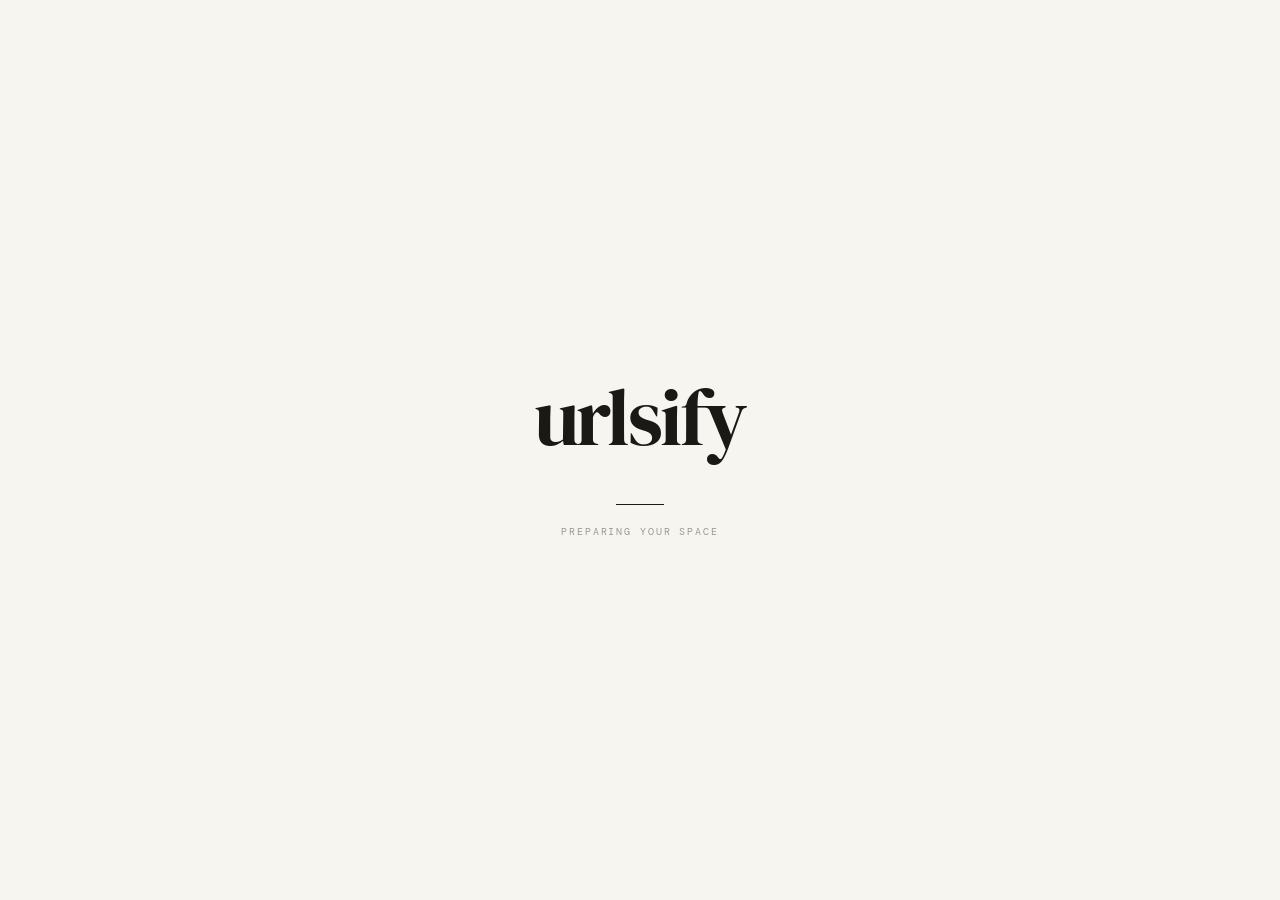
<file: MainSiteDark.html>
<!DOCTYPE html>
<html lang="en">
<head>
<meta charset="UTF-8">
<meta name="viewport" content="width=device-width, initial-scale=1.0">
<title>urlsify — link shortener</title>
<link rel="preconnect" href="https://fonts.googleapis.com">
<link href="https://fonts.googleapis.com/css2?family=DM+Serif+Display:ital@0;1&family=DM+Mono:wght@300;400&display=swap" rel="stylesheet">
<style>
  *, *::before, *::after { box-sizing: border-box; margin: 0; padding: 0; }

  :root {
    --bg: #f7f5f0;
    --fg: #1a1916;
    --muted: #9b9890;
    --accent: #1a1916;
    --border: rgba(26,25,22,0.12);
    --input-bg: #ffffff;
    --result-bg: #ffffff;
    --pill-bg: #1a1916;
    --pill-fg: #f7f5f0;
  }

  @media (prefers-color-scheme: dark) {
    :root {
      --bg: #111010;
      --fg: #ece9e2;
      --muted: #5c5a56;
      --border: rgba(236,233,226,0.1);
      --input-bg: #1c1b19;
      --result-bg: #1c1b19;
      --pill-bg: #ece9e2;
      --pill-fg: #111010;
    }
  }

  html, body {
    height: 100%;
    background: var(--bg);
    color: var(--fg);
    font-family: 'DM Mono', monospace;
    transition: background 0.3s, color 0.3s;
  }

  /* ── LOADER ── */
  #loader {
    position: fixed;
    inset: 0;
    background: var(--bg);
    display: flex;
    flex-direction: column;
    align-items: center;
    justify-content: center;
    z-index: 100;
    transition: opacity 0.6s ease, visibility 0.6s ease;
  }

  #loader.hidden {
    opacity: 0;
    visibility: hidden;
    pointer-events: none;
  }

  .loader-wordmark {
    font-family: 'DM Serif Display', serif;
    font-size: clamp(2.5rem, 8vw, 5rem);
    letter-spacing: -0.03em;
    color: var(--fg);
    opacity: 0;
    transform: translateY(12px);
    animation: fadeUp 0.7s ease 0.2s forwards;
  }

  .loader-bar-wrap {
    width: 48px;
    height: 1px;
    background: var(--border);
    margin-top: 2rem;
    overflow: hidden;
    opacity: 0;
    animation: fadeIn 0.4s ease 0.6s forwards;
  }

  .loader-bar {
    height: 100%;
    width: 0%;
    background: var(--fg);
    animation: fillBar 1.2s ease 0.7s forwards;
  }

  .loader-hint {
    font-size: 0.65rem;
    letter-spacing: 0.18em;
    text-transform: uppercase;
    color: var(--muted);
    margin-top: 1.2rem;
    opacity: 0;
    animation: fadeIn 0.4s ease 1s forwards;
  }

  @keyframes fadeUp {
    to { opacity: 1; transform: translateY(0); }
  }
  @keyframes fadeIn {
    to { opacity: 1; }
  }
  @keyframes fillBar {
    to { width: 100%; }
  }

  /* ── MAIN ── */
  #app {
    min-height: 100dvh;
    display: flex;
    flex-direction: column;
    opacity: 0;
    transition: opacity 0.7s ease;
  }

  #app.visible { opacity: 1; }

  /* Header */
  header {
    padding: 2.5rem 3rem;
    display: flex;
    align-items: center;
    justify-content: space-between;
  }

  .wordmark {
    font-family: 'DM Serif Display', serif;
    font-size: 1.35rem;
    letter-spacing: -0.02em;
    color: var(--fg);
    text-decoration: none;
  }

  .wordmark em {
    font-style: italic;
    color: var(--muted);
  }

  .header-tag {
    font-size: 0.6rem;
    letter-spacing: 0.2em;
    text-transform: uppercase;
    color: var(--muted);
  }

  /* Hero */
  .hero {
    flex: 1;
    display: flex;
    flex-direction: column;
    align-items: center;
    justify-content: center;
    padding: 4rem 2rem;
    text-align: center;
  }

  .hero-label {
    font-size: 0.6rem;
    letter-spacing: 0.22em;
    text-transform: uppercase;
    color: var(--muted);
    margin-bottom: 2.5rem;
  }

  .hero-title {
    font-family: 'DM Serif Display', serif;
    font-size: clamp(2.8rem, 7vw, 5.5rem);
    line-height: 1.05;
    letter-spacing: -0.03em;
    color: var(--fg);
    max-width: 700px;
    margin-bottom: 3.5rem;
  }

  .hero-title em {
    font-style: italic;
    color: var(--muted);
  }

  /* Search bar */
  .input-wrap {
    width: 100%;
    max-width: 640px;
    position: relative;
    margin-bottom: 1rem;
  }

  .input-wrap input {
    width: 100%;
    height: 64px;
    background: var(--input-bg);
    border: 1px solid var(--border);
    border-radius: 36px;
    padding: 0 7rem 0 2rem;
    font-family: 'DM Mono', monospace;
    font-size: 0.875rem;
    font-weight: 300;
    color: var(--fg);
    outline: none;
    transition: border-color 0.2s, box-shadow 0.2s;
    letter-spacing: 0.01em;
  }

  .input-wrap input::placeholder {
    color: var(--muted);
    letter-spacing: 0.02em;
  }

  .input-wrap input:focus {
    border-color: var(--fg);
    box-shadow: 0 0 0 3px rgba(26,25,22,0.06);
  }

  @media (prefers-color-scheme: dark) {
    .input-wrap input:focus {
      box-shadow: 0 0 0 3px rgba(236,233,226,0.06);
    }
  }

  .shorten-btn {
    position: absolute;
    right: 8px;
    top: 50%;
    transform: translateY(-50%);
    height: 48px;
    padding: 0 1.4rem;
    background: var(--pill-bg);
    color: var(--pill-fg);
    border: none;
    border-radius: 28px;
    font-family: 'DM Mono', monospace;
    font-size: 0.72rem;
    font-weight: 400;
    letter-spacing: 0.08em;
    cursor: pointer;
    transition: opacity 0.2s, transform 0.15s;
    white-space: nowrap;
  }

  .shorten-btn:hover { opacity: 0.8; }
  .shorten-btn:active { transform: translateY(-50%) scale(0.97); }
  .shorten-btn:disabled { opacity: 0.4; cursor: not-allowed; }

  /* Result */
  .result-wrap {
    width: 100%;
    max-width: 640px;
    background: var(--result-bg);
    border: 1px solid var(--border);
    border-radius: 20px;
    padding: 1.25rem 1.75rem;
    display: flex;
    align-items: center;
    justify-content: space-between;
    gap: 1rem;
    opacity: 0;
    transform: translateY(8px);
    transition: opacity 0.4s ease, transform 0.4s ease;
    pointer-events: none;
  }

  .result-wrap.show {
    opacity: 1;
    transform: translateY(0);
    pointer-events: all;
  }

  .result-url {
    font-size: 0.82rem;
    color: var(--fg);
    letter-spacing: 0.02em;
    overflow: hidden;
    text-overflow: ellipsis;
    white-space: nowrap;
  }

  .result-actions {
    display: flex;
    gap: 0.5rem;
    flex-shrink: 0;
  }

  .copy-btn, .visit-btn {
    height: 32px;
    padding: 0 1rem;
    border-radius: 20px;
    font-family: 'DM Mono', monospace;
    font-size: 0.65rem;
    letter-spacing: 0.1em;
    cursor: pointer;
    transition: opacity 0.2s;
    border: 1px solid var(--border);
    background: transparent;
    color: var(--fg);
  }

  .copy-btn:hover, .visit-btn:hover { opacity: 0.6; }

  .copy-btn.copied {
    background: var(--pill-bg);
    color: var(--pill-fg);
    border-color: transparent;
  }

  .error-msg {
    font-size: 0.68rem;
    color: #c0392b;
    letter-spacing: 0.08em;
    margin-top: 0.6rem;
    opacity: 0;
    transition: opacity 0.3s;
    height: 1rem;
  }

  .error-msg.show { opacity: 1; }

  /* Footer */
  footer {
    padding: 2rem 3rem;
    display: flex;
    justify-content: center;
    align-items: center;
  }

  .footer-note {
    font-size: 0.6rem;
    letter-spacing: 0.15em;
    text-transform: uppercase;
    color: var(--muted);
  }

  /* Decorative dot grid */
  .dot-grid {
    position: fixed;
    inset: 0;
    pointer-events: none;
    z-index: 0;
    background-image: radial-gradient(circle, var(--border) 1px, transparent 1px);
    background-size: 36px 36px;
    opacity: 0.5;
  }

  #app > * { position: relative; z-index: 1; }

  /* Spinner inside button */
  @keyframes spin { to { transform: rotate(360deg); } }
  .spinner {
    display: inline-block;
    width: 12px;
    height: 12px;
    border: 1.5px solid var(--pill-fg);
    border-top-color: transparent;
    border-radius: 50%;
    animation: spin 0.7s linear infinite;
    vertical-align: middle;
  }
</style>
</head>
<body>

<!-- LOADER -->
<div id="loader">
  <div class="loader-wordmark">urlsify</div>
  <div class="loader-bar-wrap">
    <div class="loader-bar"></div>
  </div>
  <div class="loader-hint">preparing your space</div>
</div>

<!-- APP -->
<div id="app">
  <div class="dot-grid" aria-hidden="true"></div>

  <header>
    <a href="#" class="wordmark">urlsify<em>.</em></a>
    <span class="header-tag">link shortener</span>
  </header>

  <main class="hero">
    <p class="hero-label">fast · clean · minimal</p>
    <h1 class="hero-title">Long links,<br><em>short stories.</em></h1>

    <div class="input-wrap">
      <input
        type="url"
        id="urlInput"
        placeholder="paste your long link here..."
        autocomplete="off"
        spellcheck="false"
        aria-label="URL to shorten"
      />
      <button class="shorten-btn" id="shortenBtn" onclick="shorten()">shorten →</button>
    </div>

    <div class="error-msg" id="errorMsg">please enter a valid url</div>

    <div class="result-wrap" id="resultWrap" aria-live="polite">
      <span class="result-url" id="resultUrl"></span>
      <div class="result-actions">
        <button class="copy-btn" id="copyBtn" onclick="copyLink()">copy</button>
        <button class="visit-btn" id="visitBtn" onclick="visitLink()">visit ↗</button>
      </div>
    </div>
  </main>

  <footer>
    <span class="footer-note">no sign-up required · free forever</span>
  </footer>
</div>

<script>
  let currentShortUrl = '';

  // Loader logic
  window.addEventListener('load', () => {
    setTimeout(() => {
      document.getElementById('loader').classList.add('hidden');
      document.getElementById('app').classList.add('visible');
    }, 2000);
  });

  // Enter key support
  document.getElementById('urlInput').addEventListener('keydown', (e) => {
    if (e.key === 'Enter') shorten();
  });

  function isValidUrl(str) {
    try {
      const u = new URL(str.startsWith('http') ? str : 'https://' + str);
      return u.hostname.includes('.');
    } catch { return false; }
  }

  function randomCode() {
    const chars = 'abcdefghijklmnopqrstuvwxyz0123456789';
    return Array.from({length: 6}, () => chars[Math.floor(Math.random() * chars.length)]).join('');
  }

  function shorten() {
    const input = document.getElementById('urlInput');
    const btn = document.getElementById('shortenBtn');
    const errorMsg = document.getElementById('errorMsg');
    const resultWrap = document.getElementById('resultWrap');
    const resultUrl = document.getElementById('resultUrl');
    const val = input.value.trim();

    errorMsg.classList.remove('show');
    resultWrap.classList.remove('show');

    if (!val || !isValidUrl(val)) {
      errorMsg.classList.add('show');
      input.focus();
      return;
    }

    // Simulate loading
    btn.disabled = true;
    btn.innerHTML = '<span class="spinner"></span>';

    setTimeout(() => {
      const code = randomCode();
      currentShortUrl = `urlsify.com/${code}`;

      resultUrl.textContent = currentShortUrl;
      resultWrap.classList.add('show');

      btn.disabled = false;
      btn.innerHTML = 'shorten →';

      const copyBtn = document.getElementById('copyBtn');
      copyBtn.textContent = 'copy';
      copyBtn.classList.remove('copied');
    }, 900);
  }

  function copyLink() {
    if (!currentShortUrl) return;
    const copyBtn = document.getElementById('copyBtn');
    navigator.clipboard.writeText('https://' + currentShortUrl).catch(() => {});
    copyBtn.textContent = 'copied!';
    copyBtn.classList.add('copied');
    setTimeout(() => {
      copyBtn.textContent = 'copy';
      copyBtn.classList.remove('copied');
    }, 2200);
  }

  function visitLink() {
    if (!currentShortUrl) return;
    alert('In a live deployment, this would open: https://' + currentShortUrl);
  }
</script>
</body>
</html>
</file>
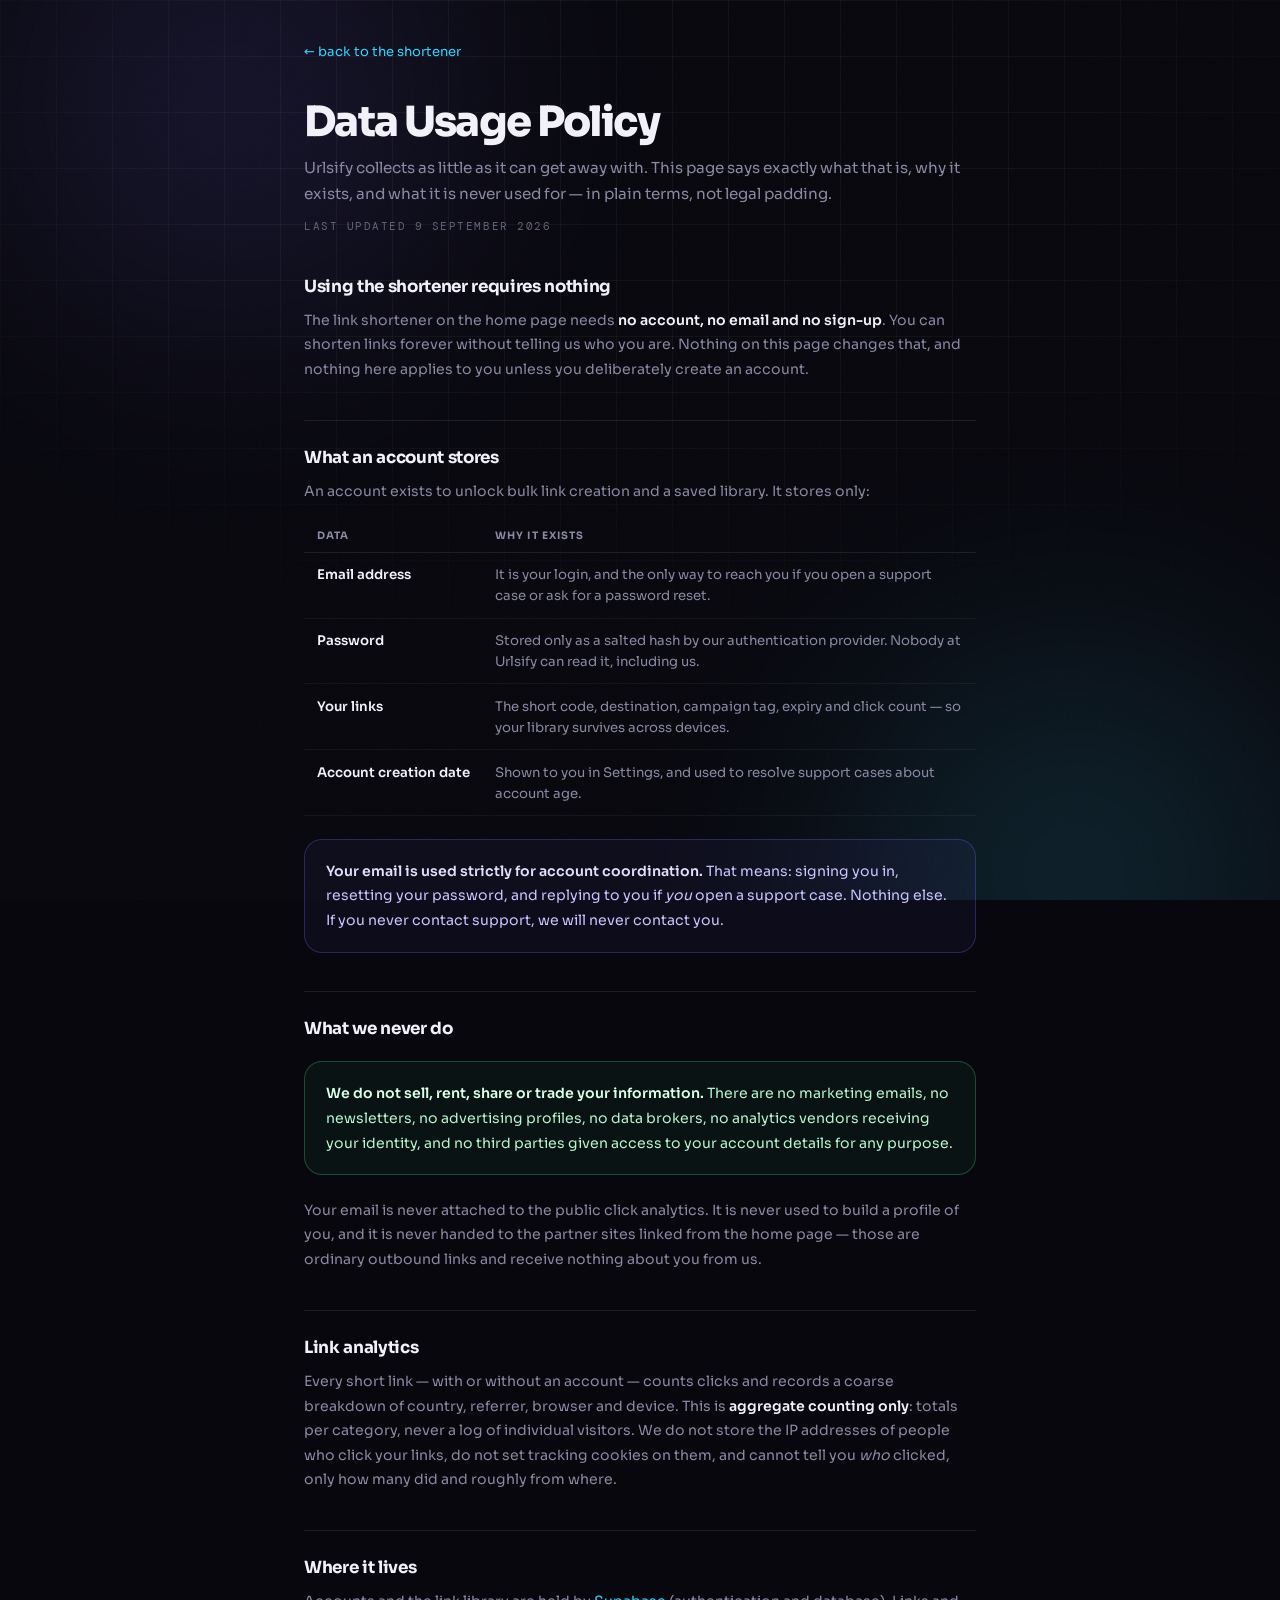
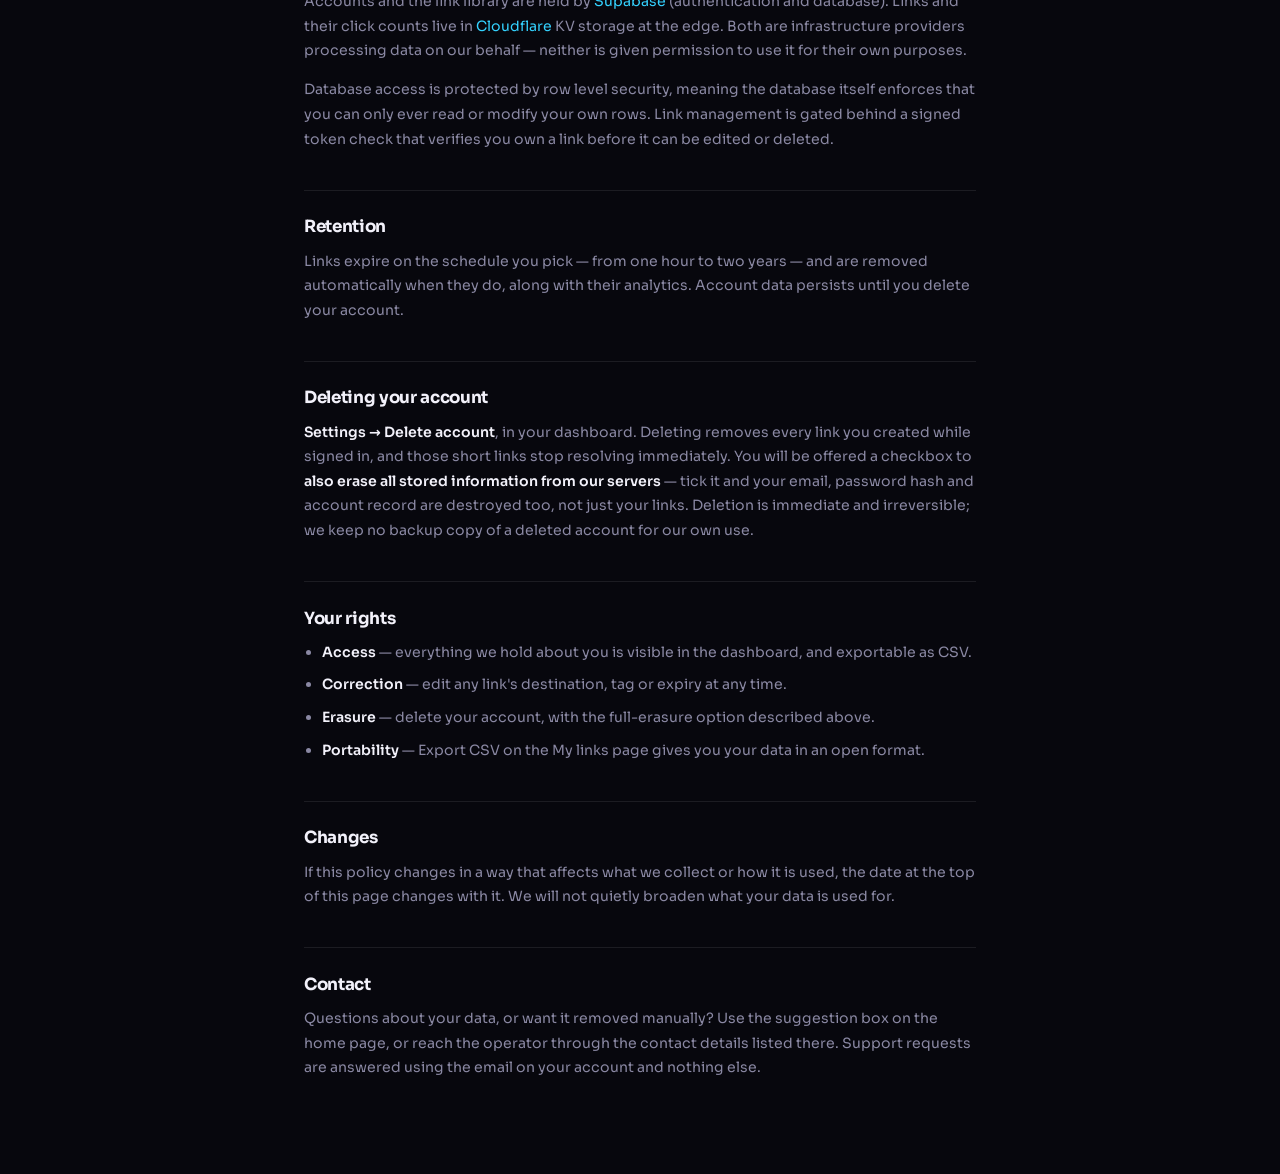
<file: privacy.html>
<!DOCTYPE html>
<html lang="en">
<head>
<meta charset="UTF-8">
<meta name="viewport" content="width=device-width, initial-scale=1.0">
<title>Data Usage Policy · Urlsify</title>
<meta name="description" content="What Urlsify collects, why, and what it is never used for. Account details are used strictly to help you if you open a support case.">
<link rel="canonical" href="https://urlsify.com/privacy">
<link rel="icon" type="image/jpeg" href="https://i.ibb.co/FkybQ7DK/favicon.jpg">
<link rel="preconnect" href="https://fonts.googleapis.com">
<link rel="preconnect" href="https://fonts.gstatic.com" crossorigin>
<link rel="stylesheet" href="https://fonts.googleapis.com/css2?family=Sora:wght@400;600;700;800&family=DM+Mono:wght@300;400;500&display=swap" media="print" onload="this.media='all';this.onload=null">
<noscript><link rel="stylesheet" href="https://fonts.googleapis.com/css2?family=Sora:wght@400;600;700;800&family=DM+Mono:wght@300;400;500&display=swap"></noscript>
<link rel="stylesheet" href="app.css">
<style>
  .doc {
    position: relative; z-index: 1;
    max-width: 720px; margin: 0 auto; padding: 2.5rem 1.5rem 5rem;
  }
  .doc-back {
    display: inline-flex; align-items: center; gap: 0.4rem;
    font-size: 0.82rem; color: var(--muted); margin-bottom: 2.5rem;
    transition: color 0.2s ease;
  }
  .doc-back:hover { color: var(--fg); }
  .doc h1 {
    font-size: clamp(1.9rem, 5vw, 2.6rem); font-weight: 800;
    letter-spacing: -0.04em; line-height: 1.1; margin-bottom: 0.6rem;
  }
  .doc .lede { font-size: 0.95rem; color: var(--muted); line-height: 1.7; margin-bottom: 0.6rem; }
  .doc .updated {
    font-family: var(--mono); font-size: 0.68rem; letter-spacing: 0.14em;
    text-transform: uppercase; color: rgba(138,136,163,0.7); margin-bottom: 2.5rem;
  }
  .doc h2 {
    font-size: 1.05rem; font-weight: 700; letter-spacing: -0.02em;
    margin: 2.4rem 0 0.7rem; padding-top: 1.6rem; border-top: 1px solid var(--border);
  }
  .doc h2:first-of-type { border-top: none; padding-top: 0; margin-top: 0; }
  .doc p { font-size: 0.88rem; color: var(--muted); line-height: 1.75; margin-bottom: 0.9rem; }
  .doc strong { color: var(--fg); font-weight: 600; }
  .doc ul { margin: 0 0 1rem 1.1rem; }
  .doc li { font-size: 0.88rem; color: var(--muted); line-height: 1.75; margin-bottom: 0.5rem; }
  .doc a { color: var(--accent-2); }
  .doc a:hover { text-decoration: underline; }
  .callout {
    border: 1px solid rgba(124,107,255,0.28); background: rgba(124,107,255,0.06);
    border-radius: var(--radius); padding: 1.2rem 1.3rem; margin: 1.4rem 0;
  }
  .callout p { color: #cdc4ff; margin-bottom: 0; }
  .callout strong { color: #e4dfff; }
  .never { border-color: rgba(74,222,128,0.28); background: rgba(74,222,128,0.06); }
  .never p { color: #b8f5cf; }
  .never strong { color: #d9ffe9; }
  .doc table { width: 100%; border-collapse: collapse; margin: 1rem 0 1.4rem; font-size: 0.83rem; }
  .doc th {
    text-align: left; font-size: 0.64rem; letter-spacing: 0.1em; text-transform: uppercase;
    color: var(--muted); font-weight: 700; padding: 0.6rem 0.8rem;
    border-bottom: 1px solid var(--border);
  }
  .doc td {
    padding: 0.7rem 0.8rem; border-bottom: 1px solid rgba(242,241,250,0.05);
    color: var(--muted); line-height: 1.6; vertical-align: top;
  }
  .doc td:first-child { color: var(--fg); font-weight: 600; white-space: nowrap; }
</style>
</head>
<body>

<div class="bg-scene" aria-hidden="true">
  <div class="aurora aurora-1"></div>
  <div class="aurora aurora-2"></div>
  <div class="grid-overlay"></div>
  <div class="noise"></div>
</div>

<div class="doc">
  <a class="doc-back" href="/">← back to the shortener</a>

  <h1>Data Usage Policy</h1>
  <p class="lede">
    Urlsify collects as little as it can get away with. This page says exactly what that is,
    why it exists, and what it is never used for — in plain terms, not legal padding.
  </p>
  <p class="updated">Last updated 9 September 2026</p>

  <h2>Using the shortener requires nothing</h2>
  <p>
    The link shortener on the home page needs <strong>no account, no email and no sign-up</strong>.
    You can shorten links forever without telling us who you are. Nothing on this page changes that,
    and nothing here applies to you unless you deliberately create an account.
  </p>

  <h2>What an account stores</h2>
  <p>An account exists to unlock bulk link creation and a saved library. It stores only:</p>

  <table>
    <thead>
      <tr><th>Data</th><th>Why it exists</th></tr>
    </thead>
    <tbody>
      <tr>
        <td>Email address</td>
        <td>It is your login, and the only way to reach you if you open a support case or ask for a password reset.</td>
      </tr>
      <tr>
        <td>Password</td>
        <td>Stored only as a salted hash by our authentication provider. Nobody at Urlsify can read it, including us.</td>
      </tr>
      <tr>
        <td>Your links</td>
        <td>The short code, destination, campaign tag, expiry and click count — so your library survives across devices.</td>
      </tr>
      <tr>
        <td>Account creation date</td>
        <td>Shown to you in Settings, and used to resolve support cases about account age.</td>
      </tr>
    </tbody>
  </table>

  <div class="callout">
    <p>
      <strong>Your email is used strictly for account coordination.</strong> That means: signing you in,
      resetting your password, and replying to you if <em>you</em> open a support case. Nothing else.
      If you never contact support, we will never contact you.
    </p>
  </div>

  <h2>What we never do</h2>
  <div class="callout never">
    <p>
      <strong>We do not sell, rent, share or trade your information.</strong> There are no marketing
      emails, no newsletters, no advertising profiles, no data brokers, no analytics vendors receiving
      your identity, and no third parties given access to your account details for any purpose.
    </p>
  </div>
  <p>
    Your email is never attached to the public click analytics. It is never used to build a profile of you,
    and it is never handed to the partner sites linked from the home page — those are ordinary outbound
    links and receive nothing about you from us.
  </p>

  <h2>Link analytics</h2>
  <p>
    Every short link — with or without an account — counts clicks and records a coarse breakdown of
    country, referrer, browser and device. This is <strong>aggregate counting only</strong>: totals per
    category, never a log of individual visitors. We do not store the IP addresses of people who click
    your links, do not set tracking cookies on them, and cannot tell you <em>who</em> clicked, only
    how many did and roughly from where.
  </p>

  <h2>Where it lives</h2>
  <p>
    Accounts and the link library are held by <a href="https://supabase.com/privacy" target="_blank" rel="noopener">Supabase</a>
    (authentication and database). Links and their click counts live in
    <a href="https://www.cloudflare.com/privacypolicy/" target="_blank" rel="noopener">Cloudflare</a> KV storage at the edge.
    Both are infrastructure providers processing data on our behalf — neither is given permission to use
    it for their own purposes.
  </p>
  <p>
    Database access is protected by row level security, meaning the database itself enforces that you can
    only ever read or modify your own rows. Link management is gated behind a signed token check that
    verifies you own a link before it can be edited or deleted.
  </p>

  <h2>Retention</h2>
  <p>
    Links expire on the schedule you pick — from one hour to two years — and are removed automatically
    when they do, along with their analytics. Account data persists until you delete your account.
  </p>

  <h2>Deleting your account</h2>
  <p>
    <strong>Settings → Delete account</strong>, in your dashboard. Deleting removes every link you created
    while signed in, and those short links stop resolving immediately. You will be offered a checkbox to
    <strong>also erase all stored information from our servers</strong> — tick it and your email, password
    hash and account record are destroyed too, not just your links. Deletion is immediate and irreversible;
    we keep no backup copy of a deleted account for our own use.
  </p>

  <h2>Your rights</h2>
  <ul>
    <li><strong>Access</strong> — everything we hold about you is visible in the dashboard, and exportable as CSV.</li>
    <li><strong>Correction</strong> — edit any link's destination, tag or expiry at any time.</li>
    <li><strong>Erasure</strong> — delete your account, with the full-erasure option described above.</li>
    <li><strong>Portability</strong> — Export CSV on the My links page gives you your data in an open format.</li>
  </ul>

  <h2>Changes</h2>
  <p>
    If this policy changes in a way that affects what we collect or how it is used, the date at the top
    of this page changes with it. We will not quietly broaden what your data is used for.
  </p>

  <h2>Contact</h2>
  <p>
    Questions about your data, or want it removed manually? Use the suggestion box on the home page, or
    reach the operator through the contact details listed there. Support requests are answered using the
    email on your account and nothing else.
  </p>
</div>

</body>
</html>
</file>
<file: app.css>
/* ══════════════════════════════════════════════════════════════
   Urlsify — shared app styles (auth + dashboard)
   Tokens mirror index.html so the account area feels like home.
   ══════════════════════════════════════════════════════════════ */

*, *::before, *::after { box-sizing: border-box; margin: 0; padding: 0; }

:root {
  --bg: #07070d;
  --bg-soft: #0c0c16;
  --fg: #f2f1fa;
  --muted: #8a88a3;
  --border: rgba(242,241,250,0.09);
  --border-strong: rgba(242,241,250,0.16);
  --card: rgba(255,255,255,0.03);
  --card-strong: rgba(255,255,255,0.05);
  --accent-1: #7c6bff;
  --accent-2: #34d2ff;
  --accent-3: #ff6ec7;
  --glow: rgba(124,107,255,0.35);
  --success: #4ade80;
  --warn: #ffd166;
  --error: #ff6b6b;
  --radius: 18px;
  --radius-sm: 12px;
  --sans: 'Sora', system-ui, -apple-system, sans-serif;
  --mono: 'DM Mono', ui-monospace, monospace;
  --sidebar-w: 248px;
  --topbar-h: 66px;
}

html { scroll-behavior: smooth; }
html, body {
  min-height: 100%;
  background: var(--bg);
  color: var(--fg);
  font-family: var(--sans);
  -webkit-font-smoothing: antialiased;
}
::selection { background: var(--accent-1); color: #fff; }

/* Keyboard focus only — mouse clicks never draw the browser default. */
:focus-visible {
  outline: 2px solid var(--accent-2);
  outline-offset: 2px;
}
:focus:not(:focus-visible) { outline: none; }
/* inputs already signal focus with their own border + glow */
.input:focus-visible, .select:focus-visible, .textarea:focus-visible { outline: none; }
a { color: inherit; text-decoration: none; }
button, input, textarea, select { font-family: inherit; color: inherit; }

::-webkit-scrollbar { width: 10px; height: 10px; }
::-webkit-scrollbar-track { background: transparent; }
::-webkit-scrollbar-thumb { background: rgba(242,241,250,0.12); border-radius: 8px; border: 3px solid var(--bg); }
::-webkit-scrollbar-thumb:hover { background: rgba(242,241,250,0.22); }

/* ── background scene ─────────────────────────────────────── */
.bg-scene { position: fixed; inset: 0; z-index: 0; pointer-events: none; overflow: hidden; }
.aurora {
  position: absolute; width: 60vmax; height: 60vmax; border-radius: 50%;
  filter: blur(90px); opacity: 0.16; mix-blend-mode: screen; will-change: transform;
}
.aurora-1 { background: radial-gradient(circle at center, var(--accent-1), transparent 65%); top: -22vmax; left: -12vmax; animation: drift1 26s ease-in-out infinite alternate; }
.aurora-2 { background: radial-gradient(circle at center, var(--accent-2), transparent 65%); bottom: -28vmax; right: -14vmax; animation: drift2 32s ease-in-out infinite alternate; }
@keyframes drift1 { to { transform: translate(14vmax, 10vmax) scale(1.15); } }
@keyframes drift2 { to { transform: translate(-12vmax, -8vmax) scale(1.1); } }
.grid-overlay {
  position: absolute; inset: 0;
  background-image: linear-gradient(var(--border) 1px, transparent 1px), linear-gradient(90deg, var(--border) 1px, transparent 1px);
  background-size: 56px 56px;
  mask-image: radial-gradient(ellipse 90% 70% at 50% 20%, black 30%, transparent 75%);
  -webkit-mask-image: radial-gradient(ellipse 90% 70% at 50% 20%, black 30%, transparent 75%);
  opacity: 0.5;
}
.noise {
  position: absolute; inset: 0; opacity: 0.03;
  background-image: url("data:image/svg+xml,%3Csvg xmlns='http://www.w3.org/2000/svg' width='140' height='140'%3E%3Cfilter id='n'%3E%3CfeTurbulence type='fractalNoise' baseFrequency='0.9' numOctaves='2'/%3E%3C/filter%3E%3Crect width='100%25' height='100%25' filter='url(%23n)'/%3E%3C/svg%3E");
}

/* ── shared primitives ────────────────────────────────────── */
.gradient-text {
  background: linear-gradient(100deg, var(--accent-1), var(--accent-2), var(--accent-3));
  background-size: 200% 100%;
  -webkit-background-clip: text; background-clip: text; color: transparent;
}
.logo-mark {
  width: 30px; height: 30px; flex: none;
  display: grid; place-items: center; border-radius: 9px;
  background: linear-gradient(135deg, var(--accent-1), var(--accent-2));
  box-shadow: 0 0 22px var(--glow);
}
.logo-mark svg { width: 17px; height: 17px; stroke: #07070d; fill: none; stroke-width: 2.4; stroke-linecap: round; stroke-linejoin: round; }
.wordmark { display: flex; align-items: center; gap: 0.6rem; font-weight: 800; font-size: 1.15rem; letter-spacing: -0.03em; }

.btn {
  display: inline-flex; align-items: center; justify-content: center; gap: 0.45rem;
  padding: 0.7rem 1.15rem; border-radius: 999px; border: 1px solid var(--border-strong);
  background: var(--card-strong); font-size: 0.86rem; font-weight: 600; cursor: pointer;
  transition: transform 0.15s ease, background 0.2s ease, border-color 0.2s ease, opacity 0.2s ease;
  white-space: nowrap;
}
.btn:hover { background: rgba(255,255,255,0.09); border-color: rgba(242,241,250,0.28); transform: translateY(-1px); }
.btn:active { transform: translateY(0); }
.btn:disabled { opacity: 0.45; cursor: not-allowed; transform: none; }
.btn-primary {
  background: linear-gradient(100deg, var(--accent-1), var(--accent-2));
  color: #07070d; border-color: transparent; box-shadow: 0 6px 26px -8px var(--glow);
  /* The gradient is sized to the padding box but painted across the
     border box, so it tiles into the 1px transparent border — showing
     the far end of the ramp as a sliver at each corner. Sizing it to
     the border box lines the ends up with the outer edge. */
  background-origin: border-box;
  background-repeat: no-repeat;
}
.btn-primary:hover { background: linear-gradient(100deg, var(--accent-2), var(--accent-1)); border-color: transparent; }
.btn-ghost { background: transparent; }
.btn-danger { border-color: rgba(255,107,107,0.35); color: var(--error); background: rgba(255,107,107,0.07); }
.btn-danger:hover { background: rgba(255,107,107,0.14); border-color: rgba(255,107,107,0.5); }
.btn-sm { padding: 0.42rem 0.8rem; font-size: 0.76rem; }
.btn-block { width: 100%; }

.field { display: flex; flex-direction: column; gap: 0.4rem; }
.field-label { font-size: 0.72rem; letter-spacing: 0.09em; text-transform: uppercase; color: var(--muted); font-weight: 600; }
.field-hint { font-size: 0.72rem; color: var(--muted); line-height: 1.5; }
.input, .select, .textarea {
  width: 100%; padding: 0.78rem 1rem; border-radius: var(--radius-sm);
  border: 1px solid var(--border); background: rgba(255,255,255,0.025);
  font-size: 0.9rem; outline: none;
  transition: border-color 0.2s ease, box-shadow 0.2s ease, background 0.2s ease;
}
.input::placeholder, .textarea::placeholder { color: rgba(138,136,163,0.7); }
.input:focus, .select:focus, .textarea:focus {
  border-color: rgba(124,107,255,0.6); background: rgba(255,255,255,0.045);
  box-shadow: 0 0 0 3px rgba(124,107,255,0.13);
}
.textarea { resize: vertical; min-height: 150px; font-family: var(--mono); font-size: 0.82rem; line-height: 1.7; }
.select { appearance: none; cursor: pointer;
  background-image: url("data:image/svg+xml,%3Csvg xmlns='http://www.w3.org/2000/svg' viewBox='0 0 24 24' fill='none' stroke='%238a88a3' stroke-width='2.4' stroke-linecap='round'%3E%3Cpath d='M6 9l6 6 6-6'/%3E%3C/svg%3E");
  background-repeat: no-repeat; background-position: right 0.85rem center; background-size: 15px; padding-right: 2.4rem;
}
.select option { background: var(--bg-soft); color: var(--fg); }
.input-mono { font-family: var(--mono); }

.checkline { display: flex; align-items: center; gap: 0.6rem; cursor: pointer; font-size: 0.85rem; user-select: none; }
.checkline input { accent-color: var(--accent-1); width: 16px; height: 16px; cursor: pointer; flex: none; }

.card {
  border: 1px solid var(--border); background: var(--card);
  border-radius: var(--radius); padding: 1.4rem;
  backdrop-filter: blur(10px); -webkit-backdrop-filter: blur(10px);
}
.card-title { font-size: 1rem; font-weight: 700; letter-spacing: -0.01em; }
.card-sub { font-size: 0.8rem; color: var(--muted); line-height: 1.6; margin-top: 0.25rem; }

.pill {
  display: inline-flex; align-items: center; gap: 0.35rem;
  padding: 0.28rem 0.7rem; border-radius: 999px; border: 1px solid var(--border);
  font-size: 0.7rem; font-weight: 600; letter-spacing: 0.04em; color: var(--muted);
  background: rgba(255,255,255,0.03);
}
.pill-ok { color: var(--success); border-color: rgba(74,222,128,0.3); background: rgba(74,222,128,0.08); }
.pill-err { color: var(--error); border-color: rgba(255,107,107,0.3); background: rgba(255,107,107,0.08); }
.pill-run { color: var(--accent-2); border-color: rgba(52,210,255,0.3); background: rgba(52,210,255,0.08); }
.pill-wait { color: var(--muted); }

.spinner {
  width: 15px; height: 15px; border-radius: 50%; flex: none;
  border: 2px solid rgba(255,255,255,0.25); border-top-color: currentColor;
  animation: spin 0.7s linear infinite; display: inline-block;
}
@keyframes spin { to { transform: rotate(360deg); } }

.alert {
  border-radius: var(--radius-sm); padding: 0.75rem 0.95rem; font-size: 0.82rem;
  line-height: 1.55; border: 1px solid transparent; display: none;
}
.alert.show { display: block; }
.alert-error { color: #ffb3b3; background: rgba(255,107,107,0.09); border-color: rgba(255,107,107,0.3); }
.alert-ok { color: #b8f5cf; background: rgba(74,222,128,0.09); border-color: rgba(74,222,128,0.3); }
.alert-info { color: #bfe9ff; background: rgba(52,210,255,0.08); border-color: rgba(52,210,255,0.28); }

.sr-only {
  position: absolute; width: 1px; height: 1px; padding: 0; margin: -1px;
  overflow: hidden; clip: rect(0,0,0,0); white-space: nowrap; border: 0;
}

/* ══════════════════════════════════════════════════════════
   AUTH PAGE
   ══════════════════════════════════════════════════════════ */
.auth-shell {
  position: relative; z-index: 1; min-height: 100dvh;
  display: flex; flex-direction: column; align-items: center; justify-content: center;
  padding: 2rem 1.25rem;
}
.auth-back {
  position: fixed; top: 1.5rem; left: 1.75rem; z-index: 2;
  font-size: 0.82rem; color: var(--muted); display: inline-flex; align-items: center; gap: 0.4rem;
  transition: color 0.2s ease;
}
.auth-back:hover { color: var(--fg); }
.auth-card {
  width: 100%; max-width: 420px;
  /* alerts and the perk list change this card's height; let it scroll
     instead of crushing its own contents on short viewports */
  max-height: calc(100dvh - 3rem);
  overflow-y: auto;
  border: 1px solid var(--border); background: rgba(12,12,22,0.7);
  backdrop-filter: blur(18px); -webkit-backdrop-filter: blur(18px);
  border-radius: 26px; padding: 2rem;
  box-shadow: 0 30px 80px -30px rgba(0,0,0,0.8);
  animation: authIn 0.55s cubic-bezier(0.22,1,0.36,1) both;
}
@keyframes authIn { from { opacity: 0; transform: translateY(18px); } }
.auth-head { text-align: center; margin-bottom: 1.6rem; }
.auth-head .wordmark { justify-content: center; font-size: 1.3rem; margin-bottom: 1.1rem; }
.auth-title { font-size: 1.45rem; font-weight: 800; letter-spacing: -0.03em; }
.auth-sub { font-size: 0.84rem; color: var(--muted); margin-top: 0.4rem; line-height: 1.6; }
.auth-tabs {
  display: grid; grid-template-columns: 1fr 1fr; gap: 0.3rem; padding: 0.3rem;
  border: 1px solid var(--border); border-radius: 999px; margin-bottom: 1.5rem;
  background: rgba(255,255,255,0.02);
}
.auth-tab {
  padding: 0.6rem; border-radius: 999px; border: none; background: transparent;
  font-size: 0.85rem; font-weight: 600; color: var(--muted); cursor: pointer;
  transition: background 0.25s ease, color 0.25s ease;
}
.auth-tab.active { background: rgba(255,255,255,0.08); color: var(--fg); }
.auth-form { display: flex; flex-direction: column; gap: 1rem; }
/* only take vertical space once an alert is actually on screen */
.auth-card .alert { margin-bottom: 0; }
.auth-card .alert.show { margin-bottom: 1rem; }
.auth-foot { margin-top: 1.3rem; text-align: center; font-size: 0.78rem; color: var(--muted); line-height: 1.7; }
.auth-foot a { color: var(--accent-2); }
.auth-link-btn { background: none; border: none; color: var(--accent-2); font-size: 0.78rem; cursor: pointer; padding: 0; }
.auth-link-btn:hover { text-decoration: underline; }
.auth-perk-list { display: flex; flex-direction: column; gap: 0.55rem; margin-top: 1.4rem; }
.auth-perk { display: flex; align-items: flex-start; gap: 0.6rem; font-size: 0.8rem; color: var(--muted); line-height: 1.5; }
.auth-perk svg { width: 15px; height: 15px; flex: none; margin-top: 2px; stroke: var(--success); fill: none; stroke-width: 2.6; stroke-linecap: round; stroke-linejoin: round; }

/* ══════════════════════════════════════════════════════════
   DASHBOARD SHELL
   ══════════════════════════════════════════════════════════ */
.dash { position: relative; z-index: 1; min-height: 100dvh; display: flex; }

/* ── sidebar ── */
.sidebar {
  width: var(--sidebar-w); flex: none; position: fixed; inset: 0 auto 0 0; z-index: 40;
  display: flex; flex-direction: column; padding: 1.1rem 0.9rem;
  border-right: 1px solid var(--border);
  background: rgba(9,9,16,0.82);
  backdrop-filter: blur(20px); -webkit-backdrop-filter: blur(20px);
  transition: transform 0.3s cubic-bezier(0.22,1,0.36,1);
}
.sidebar-brand { display: flex; align-items: center; gap: 0.6rem; padding: 0.4rem 0.6rem 1.2rem; }
.sidebar-brand .wordmark { font-size: 1.1rem; }
.sidebar-tag {
  font-size: 0.58rem; letter-spacing: 0.12em; text-transform: uppercase;
  padding: 0.18rem 0.42rem; border-radius: 5px; font-weight: 700;
  background: rgba(124,107,255,0.16); color: #bdb2ff; border: 1px solid rgba(124,107,255,0.28);
}
.nav-group { margin-bottom: 1.1rem; }
.nav-group-label {
  font-size: 0.62rem; letter-spacing: 0.14em; text-transform: uppercase;
  color: rgba(138,136,163,0.75); font-weight: 700; padding: 0 0.7rem 0.5rem;
}
.nav-item {
  display: flex; align-items: center; gap: 0.7rem; width: 100%;
  padding: 0.6rem 0.7rem; border-radius: 11px; border: 1px solid transparent;
  background: transparent; font-size: 0.855rem; font-weight: 500; color: var(--muted);
  cursor: pointer; text-align: left; margin-bottom: 0.15rem;
  transition: background 0.18s ease, color 0.18s ease, border-color 0.18s ease;
}
.nav-item svg { width: 17px; height: 17px; flex: none; stroke: currentColor; fill: none; stroke-width: 1.9; stroke-linecap: round; stroke-linejoin: round; }
.nav-item:hover { background: rgba(255,255,255,0.045); color: var(--fg); }
.nav-item.active {
  background: linear-gradient(100deg, rgba(124,107,255,0.16), rgba(52,210,255,0.08));
  border-color: rgba(124,107,255,0.28); color: var(--fg); font-weight: 600;
  background-origin: border-box;
  background-repeat: no-repeat;
}
.nav-count { margin-left: auto; font-size: 0.68rem; font-family: var(--mono); color: var(--muted); }
.sidebar-foot { margin-top: auto; padding-top: 0.9rem; border-top: 1px solid var(--border); }
.sidebar-user {
  display: flex; align-items: center; gap: 0.65rem; width: 100%;
  padding: 0.6rem; border-radius: 12px; border: 1px solid var(--border);
  background: rgba(255,255,255,0.025); cursor: pointer; text-align: left;
  transition: background 0.2s ease;
}
.sidebar-user:hover { background: rgba(255,255,255,0.06); }
.avatar {
  width: 30px; height: 30px; border-radius: 9px; flex: none; display: grid; place-items: center;
  background: linear-gradient(135deg, var(--accent-1), var(--accent-3));
  color: #07070d; font-weight: 800; font-size: 0.78rem;
}
.sidebar-user-meta { min-width: 0; }
.sidebar-user-name { font-size: 0.8rem; font-weight: 600; overflow: hidden; text-overflow: ellipsis; white-space: nowrap; }
.sidebar-user-plan { font-size: 0.66rem; color: var(--muted); }

/* ── topbar ── */
.dash-main { flex: 1; min-width: 0; margin-left: var(--sidebar-w); display: flex; flex-direction: column; }
.topbar {
  height: var(--topbar-h); flex: none; position: sticky; top: 0; z-index: 30;
  display: flex; align-items: center; gap: 1rem; padding: 0 1.6rem;
  border-bottom: 1px solid var(--border);
  background: rgba(7,7,13,0.72);
  backdrop-filter: blur(18px); -webkit-backdrop-filter: blur(18px);
}
.topbar-toggle { display: none; background: none; border: none; cursor: pointer; color: var(--muted); padding: 0.3rem; }
.topbar-toggle svg { width: 21px; height: 21px; stroke: currentColor; fill: none; stroke-width: 2; stroke-linecap: round; }
.crumb { display: flex; align-items: baseline; gap: 0.6rem; min-width: 0; }
.crumb-title { font-size: 1rem; font-weight: 700; letter-spacing: -0.02em; white-space: nowrap; }
.crumb-sub { font-size: 0.76rem; color: var(--muted); overflow: hidden; text-overflow: ellipsis; white-space: nowrap; }
.topbar-spacer { flex: 1; }
.topbar-search { position: relative; width: 260px; max-width: 32vw; }
.topbar-search svg {
  position: absolute; left: 0.8rem; top: 50%; transform: translateY(-50%);
  width: 15px; height: 15px; stroke: var(--muted); fill: none; stroke-width: 2; pointer-events: none;
}
.topbar-search .input { padding: 0.55rem 0.9rem 0.55rem 2.3rem; font-size: 0.82rem; border-radius: 999px; }
.topbar-actions { display: flex; align-items: center; gap: 0.5rem; }
.icon-btn {
  width: 34px; height: 34px; display: grid; place-items: center; border-radius: 10px;
  border: 1px solid var(--border); background: rgba(255,255,255,0.025); cursor: pointer; color: var(--muted);
  transition: background 0.2s ease, color 0.2s ease;
}
.icon-btn:hover { background: rgba(255,255,255,0.07); color: var(--fg); }
.icon-btn svg { width: 16px; height: 16px; stroke: currentColor; fill: none; stroke-width: 2; stroke-linecap: round; stroke-linejoin: round; }

.dash-body { padding: 1.9rem 1.6rem 4rem; max-width: 1180px; width: 100%; }
.view { display: none; animation: viewIn 0.35s cubic-bezier(0.22,1,0.36,1) both; }
.view.active { display: block; }
@keyframes viewIn { from { opacity: 0; transform: translateY(10px); } }
.view-head { margin-bottom: 1.5rem; }
.view-title { font-size: 1.55rem; font-weight: 800; letter-spacing: -0.035em; }
.view-desc { font-size: 0.87rem; color: var(--muted); margin-top: 0.4rem; line-height: 1.6; max-width: 62ch; }

/* ── stat tiles ── */
.stat-grid { display: grid; grid-template-columns: repeat(auto-fit, minmax(180px, 1fr)); gap: 0.9rem; margin-bottom: 1.6rem; }
.stat { border: 1px solid var(--border); background: var(--card); border-radius: var(--radius); padding: 1.1rem 1.2rem; }
.stat-label { font-size: 0.68rem; letter-spacing: 0.1em; text-transform: uppercase; color: var(--muted); font-weight: 600; }
.stat-value { font-size: 1.85rem; font-weight: 800; letter-spacing: -0.04em; margin-top: 0.35rem; font-family: var(--mono); }
.stat-delta { font-size: 0.72rem; color: var(--muted); margin-top: 0.2rem; }

/* ── tables ── */
.table-wrap { border: 1px solid var(--border); border-radius: var(--radius); overflow: hidden; background: var(--card); }
.table-scroll { overflow-x: auto; }
table.data { width: 100%; border-collapse: collapse; font-size: 0.84rem; min-width: 620px; }
#linksTable { min-width: 900px; }
#linksTable td:nth-child(2), #linksTable td:nth-child(6), #linksTable td:nth-child(7) { white-space: nowrap; }
table.data th {
  text-align: left; font-size: 0.66rem; letter-spacing: 0.1em; text-transform: uppercase;
  color: var(--muted); font-weight: 700; padding: 0.8rem 1rem;
  border-bottom: 1px solid var(--border); background: rgba(255,255,255,0.02); white-space: nowrap;
}
table.data td { padding: 0.8rem 1rem; border-bottom: 1px solid rgba(242,241,250,0.05); vertical-align: middle; }
table.data tr:last-child td { border-bottom: none; }
table.data tbody tr { transition: background 0.15s ease; }
table.data tbody tr:hover { background: rgba(255,255,255,0.025); }
.cell-mono { font-family: var(--mono); font-size: 0.8rem; }
.cell-trunc { max-width: 280px; overflow: hidden; text-overflow: ellipsis; white-space: nowrap; color: var(--muted); }
.row-actions { display: flex; gap: 0.35rem; justify-content: flex-end; }

.empty { padding: 3rem 1.5rem; text-align: center; }
.empty-icon { width: 42px; height: 42px; margin: 0 auto 0.9rem; opacity: 0.35; stroke: var(--fg); fill: none; stroke-width: 1.6; stroke-linecap: round; stroke-linejoin: round; }
.empty-title { font-weight: 700; font-size: 0.95rem; }
.empty-desc { font-size: 0.82rem; color: var(--muted); margin-top: 0.35rem; }

/* ── mass create ── */
.mass-layout { display: grid; grid-template-columns: minmax(0,1fr) 320px; gap: 1.2rem; align-items: start; }
.mass-controls { display: flex; flex-direction: column; gap: 1.1rem; position: sticky; top: calc(var(--topbar-h) + 1.2rem); }
.control-block { display: flex; flex-direction: column; gap: 0.85rem; }
.control-divider { height: 1px; background: var(--border); margin: 0.15rem 0; }
.seg {
  display: grid; grid-auto-flow: column; grid-auto-columns: 1fr; gap: 0.25rem; padding: 0.25rem;
  border: 1px solid var(--border); border-radius: 10px; background: rgba(255,255,255,0.02);
}
.seg button {
  padding: 0.45rem 0.3rem; border: none; background: transparent; border-radius: 8px;
  font-size: 0.74rem; font-weight: 600; color: var(--muted); cursor: pointer;
  transition: background 0.2s ease, color 0.2s ease;
}
.seg button.active { background: rgba(255,255,255,0.09); color: var(--fg); }
.grid-2 { display: grid; grid-template-columns: 1fr 1fr; gap: 0.7rem; }
.slug-preview {
  font-family: var(--mono); font-size: 0.76rem; color: var(--accent-2);
  padding: 0.55rem 0.7rem; border-radius: 9px; background: rgba(52,210,255,0.06);
  border: 1px solid rgba(52,210,255,0.18); overflow: hidden; text-overflow: ellipsis; white-space: nowrap;
}
.counter-row { display: flex; align-items: center; justify-content: space-between; font-size: 0.78rem; color: var(--muted); }
.progress-track { height: 5px; border-radius: 999px; background: rgba(255,255,255,0.07); overflow: hidden; }
.progress-fill {
  height: 100%; width: 0%; border-radius: 999px;
  background: linear-gradient(90deg, var(--accent-1), var(--accent-2));
  transition: width 0.35s cubic-bezier(0.22,1,0.36,1);
}
.queue-toolbar { display: flex; align-items: center; gap: 0.6rem; flex-wrap: wrap; margin-bottom: 0.9rem; }
.queue-status { font-size: 0.8rem; color: var(--muted); font-family: var(--mono); }
tr.q-active { background: rgba(52,210,255,0.06) !important; }
tr.q-done td:first-child { border-left: 2px solid var(--success); }
tr.q-error td:first-child { border-left: 2px solid var(--error); }
.q-out { font-family: var(--mono); font-size: 0.78rem; color: var(--success); }
.q-err { font-size: 0.75rem; color: var(--error); }

/* ── settings ── */
.setting-row {
  display: flex; align-items: center; justify-content: space-between; gap: 1.2rem;
  padding: 1rem 0; border-bottom: 1px solid rgba(242,241,250,0.05);
}
.setting-row:last-child { border-bottom: none; }
.setting-name { font-size: 0.88rem; font-weight: 600; }
.setting-desc { font-size: 0.76rem; color: var(--muted); margin-top: 0.2rem; line-height: 1.55; }

/* ── toast ── */
.toast-stack { position: fixed; bottom: 1.4rem; right: 1.4rem; z-index: 90; display: flex; flex-direction: column; gap: 0.5rem; }
.toast {
  padding: 0.7rem 1rem; border-radius: 12px; font-size: 0.82rem; font-weight: 500;
  border: 1px solid var(--border-strong); background: rgba(18,18,30,0.95);
  backdrop-filter: blur(12px); box-shadow: 0 14px 40px -14px rgba(0,0,0,0.9);
  animation: toastIn 0.3s cubic-bezier(0.22,1,0.36,1) both;
}
.toast.ok { border-color: rgba(74,222,128,0.35); }
.toast.err { border-color: rgba(255,107,107,0.35); }
@keyframes toastIn { from { opacity: 0; transform: translateX(18px); } }

/* ── responsive ── */
.sidebar-scrim { display: none; position: fixed; inset: 0; z-index: 35; background: rgba(0,0,0,0.55); backdrop-filter: blur(2px); }
.sidebar-scrim.show { display: block; }

@media (max-width: 1080px) {
  .mass-layout { grid-template-columns: 1fr; }
  .mass-controls { position: static; }
}
@media (max-width: 860px) {
  .sidebar { transform: translateX(-100%); }
  .sidebar.open { transform: translateX(0); }
  .dash-main { margin-left: 0; }
  .topbar-toggle { display: block; }
  .topbar-search { display: none; }
  .dash-body { padding: 1.4rem 1.1rem 4rem; }
}
@media (prefers-reduced-motion: reduce) {
  *, *::before, *::after { animation-duration: 0.01ms !important; animation-iteration-count: 1 !important; transition-duration: 0.01ms !important; }
}

/* ── links library: notice, row expansion, manage panel ───── */
.soon-note {
  display: flex; align-items: center; gap: 0.65rem;
  padding: 0.7rem 0.95rem; margin-bottom: 1.1rem;
  border: 1px dashed rgba(124,107,255,0.35); border-radius: var(--radius-sm);
  background: rgba(124,107,255,0.06); font-size: 0.8rem; color: #cdc4ff; line-height: 1.5;
}
.soon-note svg { width: 16px; height: 16px; flex: none; stroke: currentColor; fill: none; stroke-width: 1.9; stroke-linecap: round; stroke-linejoin: round; }
.soon-note strong { color: #e4dfff; font-weight: 700; }

.expander {
  width: 22px; height: 22px; display: grid; place-items: center; border-radius: 6px;
  border: 1px solid var(--border); background: transparent; cursor: pointer; color: var(--muted);
  transition: background 0.18s ease, color 0.18s ease, transform 0.22s ease;
}
.expander:hover { background: rgba(255,255,255,0.07); color: var(--fg); }
.expander svg { width: 12px; height: 12px; stroke: currentColor; fill: none; stroke-width: 2.6; stroke-linecap: round; stroke-linejoin: round; }
.expander.open { transform: rotate(90deg); background: rgba(124,107,255,0.16); color: var(--fg); border-color: rgba(124,107,255,0.3); }

tr.manage-row > td { padding: 0 !important; border-bottom: 1px solid var(--border) !important; background: rgba(255,255,255,0.018); }
tr.manage-row .manage-inner { padding: 1.15rem 1.2rem; display: grid; grid-template-columns: minmax(0,1.6fr) minmax(0,1fr); gap: 1.4rem; }
.manage-section-label {
  font-size: 0.64rem; letter-spacing: 0.12em; text-transform: uppercase;
  color: var(--muted); font-weight: 700; margin-bottom: 0.6rem;
}
.manage-actions { display: flex; flex-wrap: wrap; gap: 0.4rem; }
.manage-meta { display: flex; flex-direction: column; gap: 0.5rem; font-size: 0.76rem; color: var(--muted); }
.manage-meta div { display: flex; justify-content: space-between; gap: 0.8rem; }
.manage-meta span:last-child { color: var(--fg); font-family: var(--mono); font-size: 0.74rem; text-align: right; overflow: hidden; text-overflow: ellipsis; white-space: nowrap; }
.qr-box { margin-top: 0.8rem; display: none; }
.qr-box.show { display: block; }
.qr-box canvas { border-radius: 10px; background: #fff; padding: 8px; display: block; }

.click-cell { display: flex; align-items: center; gap: 0.45rem; }
.click-num { font-family: var(--mono); font-size: 0.86rem; font-weight: 600; }
.mini-btn {
  width: 22px; height: 22px; display: grid; place-items: center; border-radius: 6px; flex: none;
  border: 1px solid var(--border); background: transparent; cursor: pointer; color: var(--muted);
  transition: background 0.18s ease, color 0.18s ease;
}
.mini-btn:hover { background: rgba(255,255,255,0.08); color: var(--fg); }
.mini-btn:disabled { opacity: 0.4; cursor: default; }
.mini-btn svg { width: 12px; height: 12px; stroke: currentColor; fill: none; stroke-width: 2.2; stroke-linecap: round; stroke-linejoin: round; }
.mini-btn.spinning svg { animation: spin 0.7s linear infinite; }

.exp-soon { color: var(--warn); }
.exp-dead { color: var(--error); }
.exp-far { color: var(--muted); }

@media (max-width: 860px) {
  tr.manage-row .manage-inner { grid-template-columns: 1fr; gap: 1rem; }
}

/* ── danger zone ──────────────────────────────────────────── */
.danger-card {
  border-color: rgba(255,107,107,0.28);
  background: rgba(255,107,107,0.035);
  margin-top: 1.2rem;
}
.danger-card .card-sub { max-width: 62ch; }
</file>
